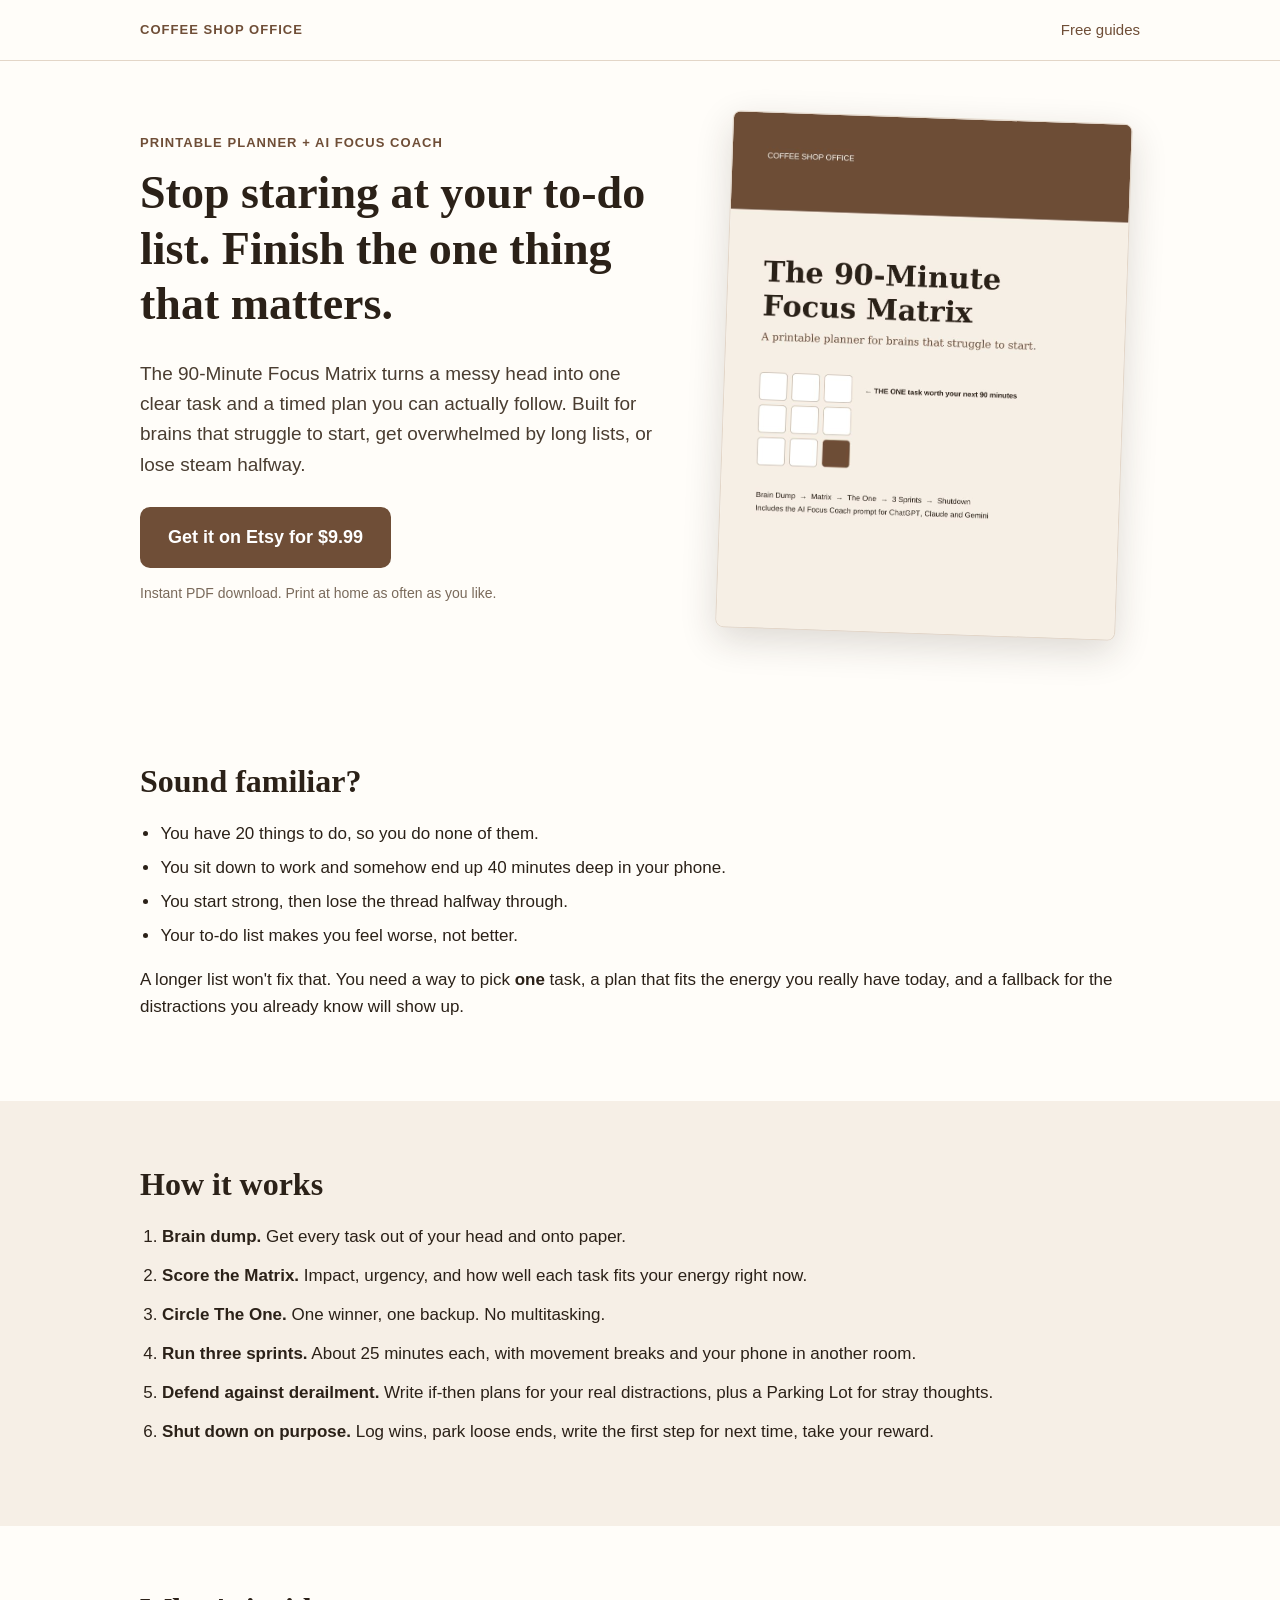
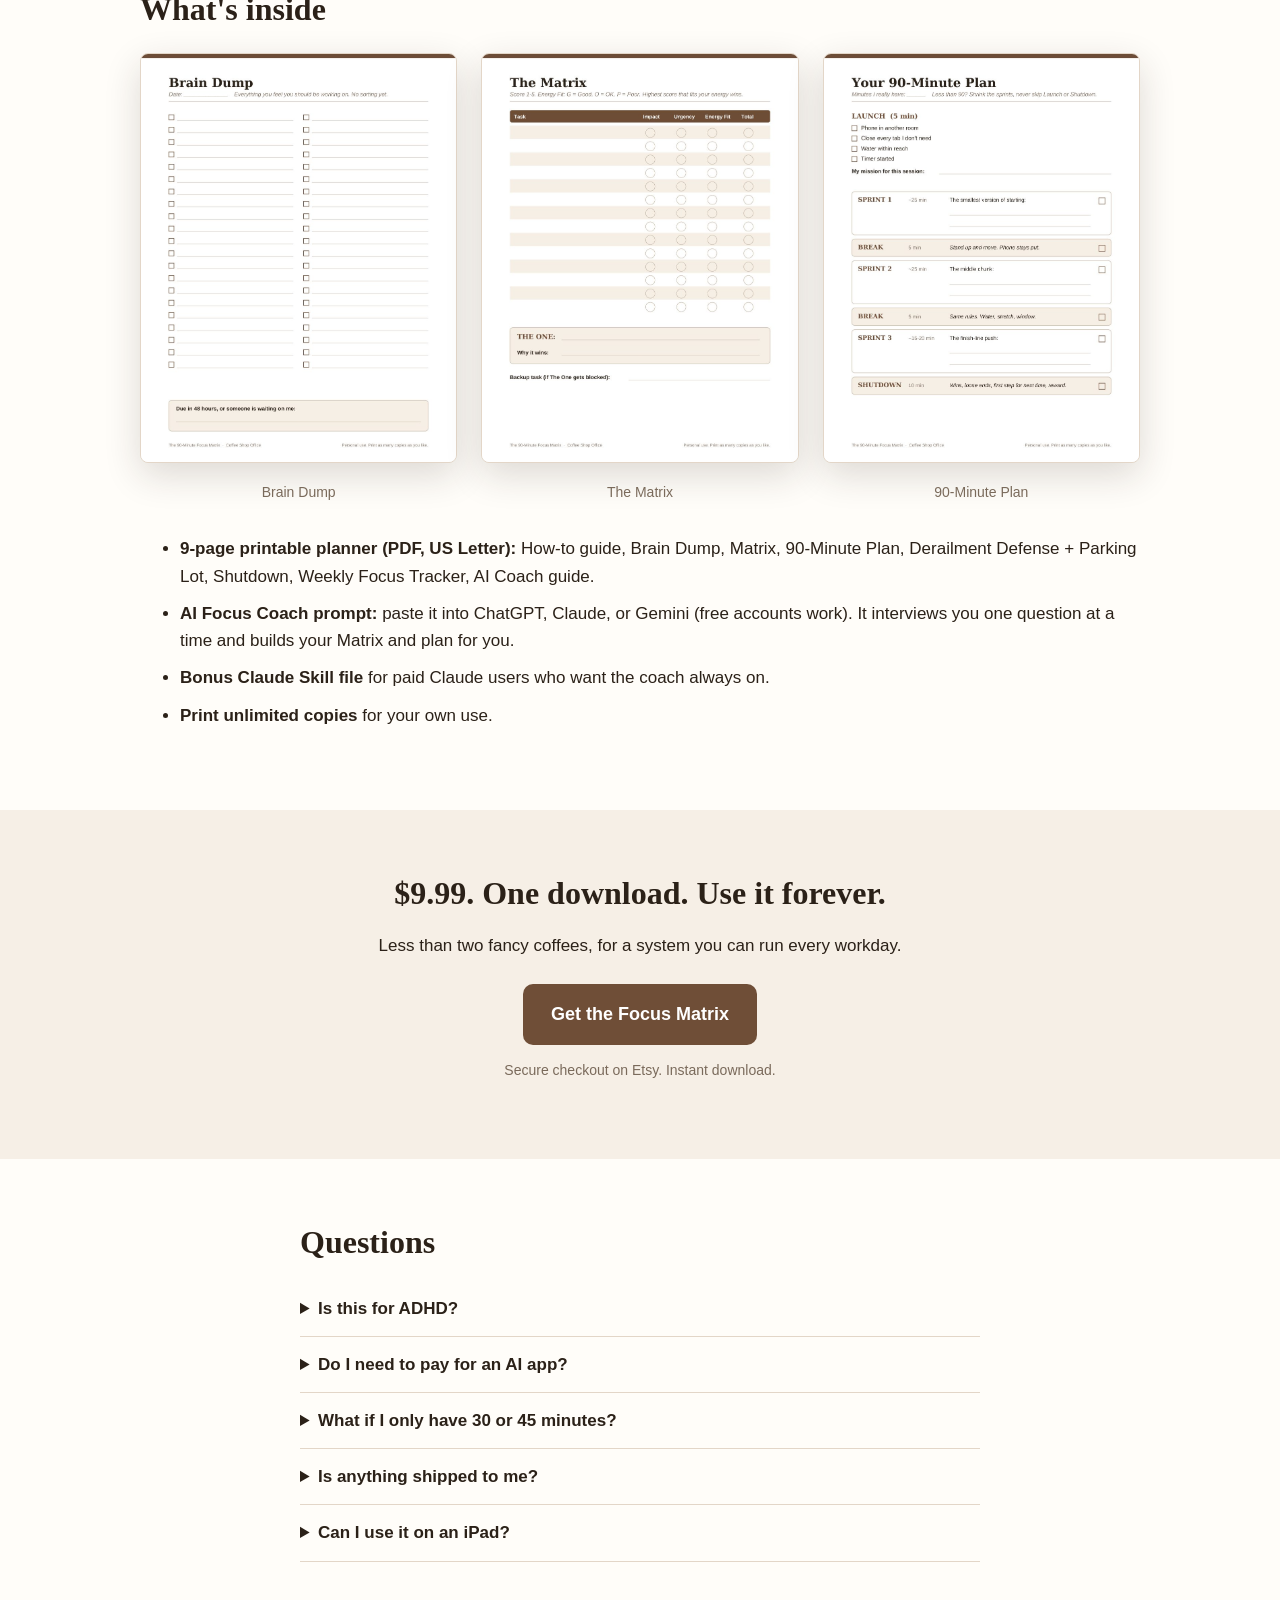
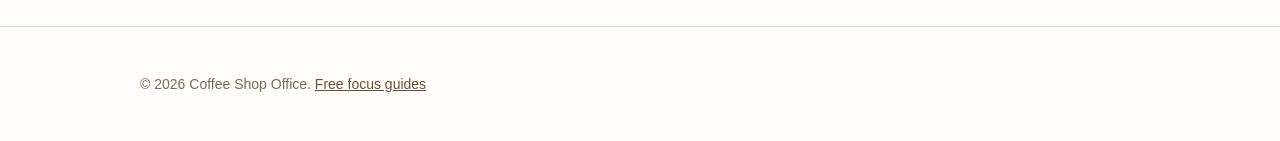
<file: site/index.html>
<!doctype html>
<html lang="en">
<head>
<meta charset="utf-8">
<meta name="viewport" content="width=device-width, initial-scale=1">
<title>The 90-Minute Focus Matrix | Printable Focus Planner + AI Coach</title>
<meta name="description" content="A printable brain dump, priority matrix and 90-minute session planner for brains that struggle to start. Includes an AI Focus Coach prompt for ChatGPT, Claude and Gemini. Instant download.">
<meta property="og:title" content="The 90-Minute Focus Matrix">
<meta property="og:description" content="Pick the ONE task worth your next 90 minutes, then actually finish it. Printable planner + AI coach.">
<meta property="og:image" content="img/cover.jpg">
<link rel="icon" href="data:image/svg+xml,<svg xmlns='http://www.w3.org/2000/svg' viewBox='0 0 100 100'><rect width='100' height='100' rx='20' fill='%236F4E37'/><rect x='58' y='20' width='22' height='22' rx='4' fill='%23F6EFE6'/></svg>">
<link rel="stylesheet" href="style.css">
<script type="application/ld+json">
{"@context":"https://schema.org","@type":"Product","name":"The 90-Minute Focus Matrix","description":"Printable focus planner (9 pages) plus AI Focus Coach prompt.","brand":{"@type":"Brand","name":"Coffee Shop Office"},"offers":{"@type":"Offer","price":"9.99","priceCurrency":"USD","availability":"https://schema.org/InStock"}}
</script>
</head>
<body>
<header class="top"><div class="wrap"><span class="brand">Coffee Shop Office</span><a class="navlink" href="blog/">Free guides</a></div></header>

<section class="hero"><div class="wrap grid2">
  <div>
    <p class="eyebrow">Printable planner + AI focus coach</p>
    <h1>Stop staring at your to-do list. Finish the one thing that matters.</h1>
    <p class="lead">The 90-Minute Focus Matrix turns a messy head into one clear task and a timed plan you can actually follow. Built for brains that struggle to start, get overwhelmed by long lists, or lose steam halfway.</p>
    <a class="buy" data-buy href="#">Get it on Etsy for $9.99</a>
    <p class="small">Instant PDF download. Print at home as often as you like.</p>
  </div>
  <img class="shot tilt" src="img/cover.jpg" alt="Cover of The 90-Minute Focus Matrix planner" width="935" height="1210">
</div></section>

<section><div class="wrap">
  <h2>Sound familiar?</h2>
  <ul class="pain">
    <li>You have 20 things to do, so you do none of them.</li>
    <li>You sit down to work and somehow end up 40 minutes deep in your phone.</li>
    <li>You start strong, then lose the thread halfway through.</li>
    <li>Your to-do list makes you feel worse, not better.</li>
  </ul>
  <p>A longer list won't fix that. You need a way to pick <strong>one</strong> task, a plan that fits the energy you really have today, and a fallback for the distractions you already know will show up.</p>
</div></section>

<section class="alt"><div class="wrap">
  <h2>How it works</h2>
  <ol class="steps">
    <li><b>Brain dump.</b> Get every task out of your head and onto paper.</li>
    <li><b>Score the Matrix.</b> Impact, urgency, and how well each task fits your energy right now.</li>
    <li><b>Circle The One.</b> One winner, one backup. No multitasking.</li>
    <li><b>Run three sprints.</b> About 25 minutes each, with movement breaks and your phone in another room.</li>
    <li><b>Defend against derailment.</b> Write if-then plans for your real distractions, plus a Parking Lot for stray thoughts.</li>
    <li><b>Shut down on purpose.</b> Log wins, park loose ends, write the first step for next time, take your reward.</li>
  </ol>
</div></section>

<section><div class="wrap">
  <h2>What's inside</h2>
  <div class="cards">
    <figure><img class="shot" src="img/braindump.jpg" alt="Brain Dump page" loading="lazy" width="935" height="1210"><figcaption>Brain Dump</figcaption></figure>
    <figure><img class="shot" src="img/matrix.jpg" alt="Focus Matrix scoring page" loading="lazy" width="935" height="1210"><figcaption>The Matrix</figcaption></figure>
    <figure><img class="shot" src="img/plan.jpg" alt="90-minute sprint plan page" loading="lazy" width="935" height="1210"><figcaption>90-Minute Plan</figcaption></figure>
  </div>
  <ul class="inside">
    <li><b>9-page printable planner (PDF, US Letter):</b> How-to guide, Brain Dump, Matrix, 90-Minute Plan, Derailment Defense + Parking Lot, Shutdown, Weekly Focus Tracker, AI Coach guide.</li>
    <li><b>AI Focus Coach prompt:</b> paste it into ChatGPT, Claude, or Gemini (free accounts work). It interviews you one question at a time and builds your Matrix and plan for you.</li>
    <li><b>Bonus Claude Skill file</b> for paid Claude users who want the coach always on.</li>
    <li><b>Print unlimited copies</b> for your own use.</li>
  </ul>
</div></section>

<section class="alt"><div class="wrap narrow center">
  <h2>$9.99. One download. Use it forever.</h2>
  <p>Less than two fancy coffees, for a system you can run every workday.</p>
  <a class="buy" data-buy href="#">Get the Focus Matrix</a>
  <p class="small">Secure checkout on Etsy. Instant download.</p>
</div></section>

<section><div class="wrap narrow">
  <h2>Questions</h2>
  <details><summary>Is this for ADHD?</summary><p>It was designed with ADHD-style focus problems in mind: trouble starting, overwhelm from long lists, losing steam midway. Plenty of people without a diagnosis use it too. It's a planning tool, not medical advice or treatment.</p></details>
  <details><summary>Do I need to pay for an AI app?</summary><p>No. The AI Focus Coach prompt works in the free versions of ChatGPT, Claude, and Gemini. The paper planner works fine without any AI at all.</p></details>
  <details><summary>What if I only have 30 or 45 minutes?</summary><p>Shrink the sprints. Keep the 5-minute launch and the shutdown, and cut the middle to fit. The AI coach does this math for you.</p></details>
  <details><summary>Is anything shipped to me?</summary><p>No. It's a digital download you get right after checkout. Print it at home or at any print shop.</p></details>
  <details><summary>Can I use it on an iPad?</summary><p>Yes. Open the PDF in GoodNotes, Notability, or any PDF app that lets you write on pages.</p></details>
</div></section>

<footer><div class="wrap">
  <p>&copy; <span id="yr"></span> Coffee Shop Office. <a href="blog/">Free focus guides</a></p>
</div></footer>
<script src="buy.js"></script>
<script>document.getElementById('yr').textContent=new Date().getFullYear()</script>
</body>
</html>
</file>
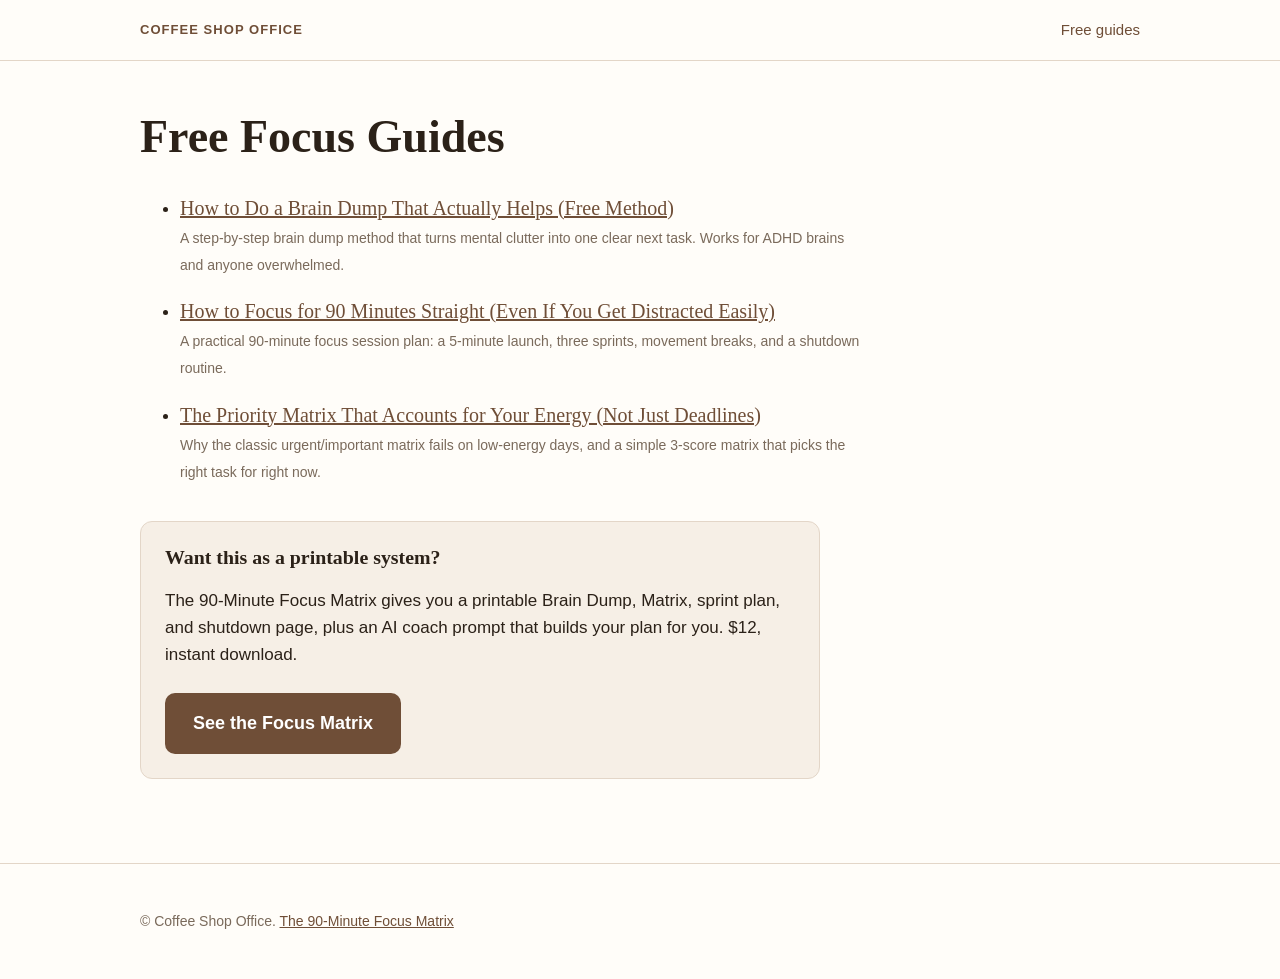
<file: site/blog/index.html>
<!doctype html>
<html lang="en">
<head>
<meta charset="utf-8">
<meta name="viewport" content="width=device-width, initial-scale=1">
<title>Free Focus Guides | Coffee Shop Office</title>
<meta name="description" content="Free, practical guides on brain dumps, priority matrices, and focus sessions for easily distracted brains.">
<link rel="stylesheet" href="../style.css">
</head>
<body>
<header class="top"><div class="wrap"><a class="brand" href="../" style="text-decoration:none">Coffee Shop Office</a><a class="navlink" href="../blog/">Free guides</a></div></header>
<article><div class="wrap">
<h1>Free Focus Guides</h1>
<ul class="postlist"><li><a href="brain-dump-template/">How to Do a Brain Dump That Actually Helps (Free Method)</a><br><span class="small">A step-by-step brain dump method that turns mental clutter into one clear next task. Works for ADHD brains and anyone overwhelmed.</span></li>
<li><a href="how-to-focus-for-90-minutes/">How to Focus for 90 Minutes Straight (Even If You Get Distracted Easily)</a><br><span class="small">A practical 90-minute focus session plan: a 5-minute launch, three sprints, movement breaks, and a shutdown routine.</span></li>
<li><a href="priority-matrix-printable/">The Priority Matrix That Accounts for Your Energy (Not Just Deadlines)</a><br><span class="small">Why the classic urgent/important matrix fails on low-energy days, and a simple 3-score matrix that picks the right task for right now.</span></li></ul>
<div class="cta-box">
<h3>Want this as a printable system?</h3>
<p>The 90-Minute Focus Matrix gives you a printable Brain Dump, Matrix, sprint plan, and shutdown page, plus an AI coach prompt that builds your plan for you. $12, instant download.</p>
<a class="buy" href="../">See the Focus Matrix</a>
</div>
</div></article>
<footer><div class="wrap"><p>&copy; Coffee Shop Office. <a href="../">The 90-Minute Focus Matrix</a></p></div></footer>
</body>
</html>
</file>
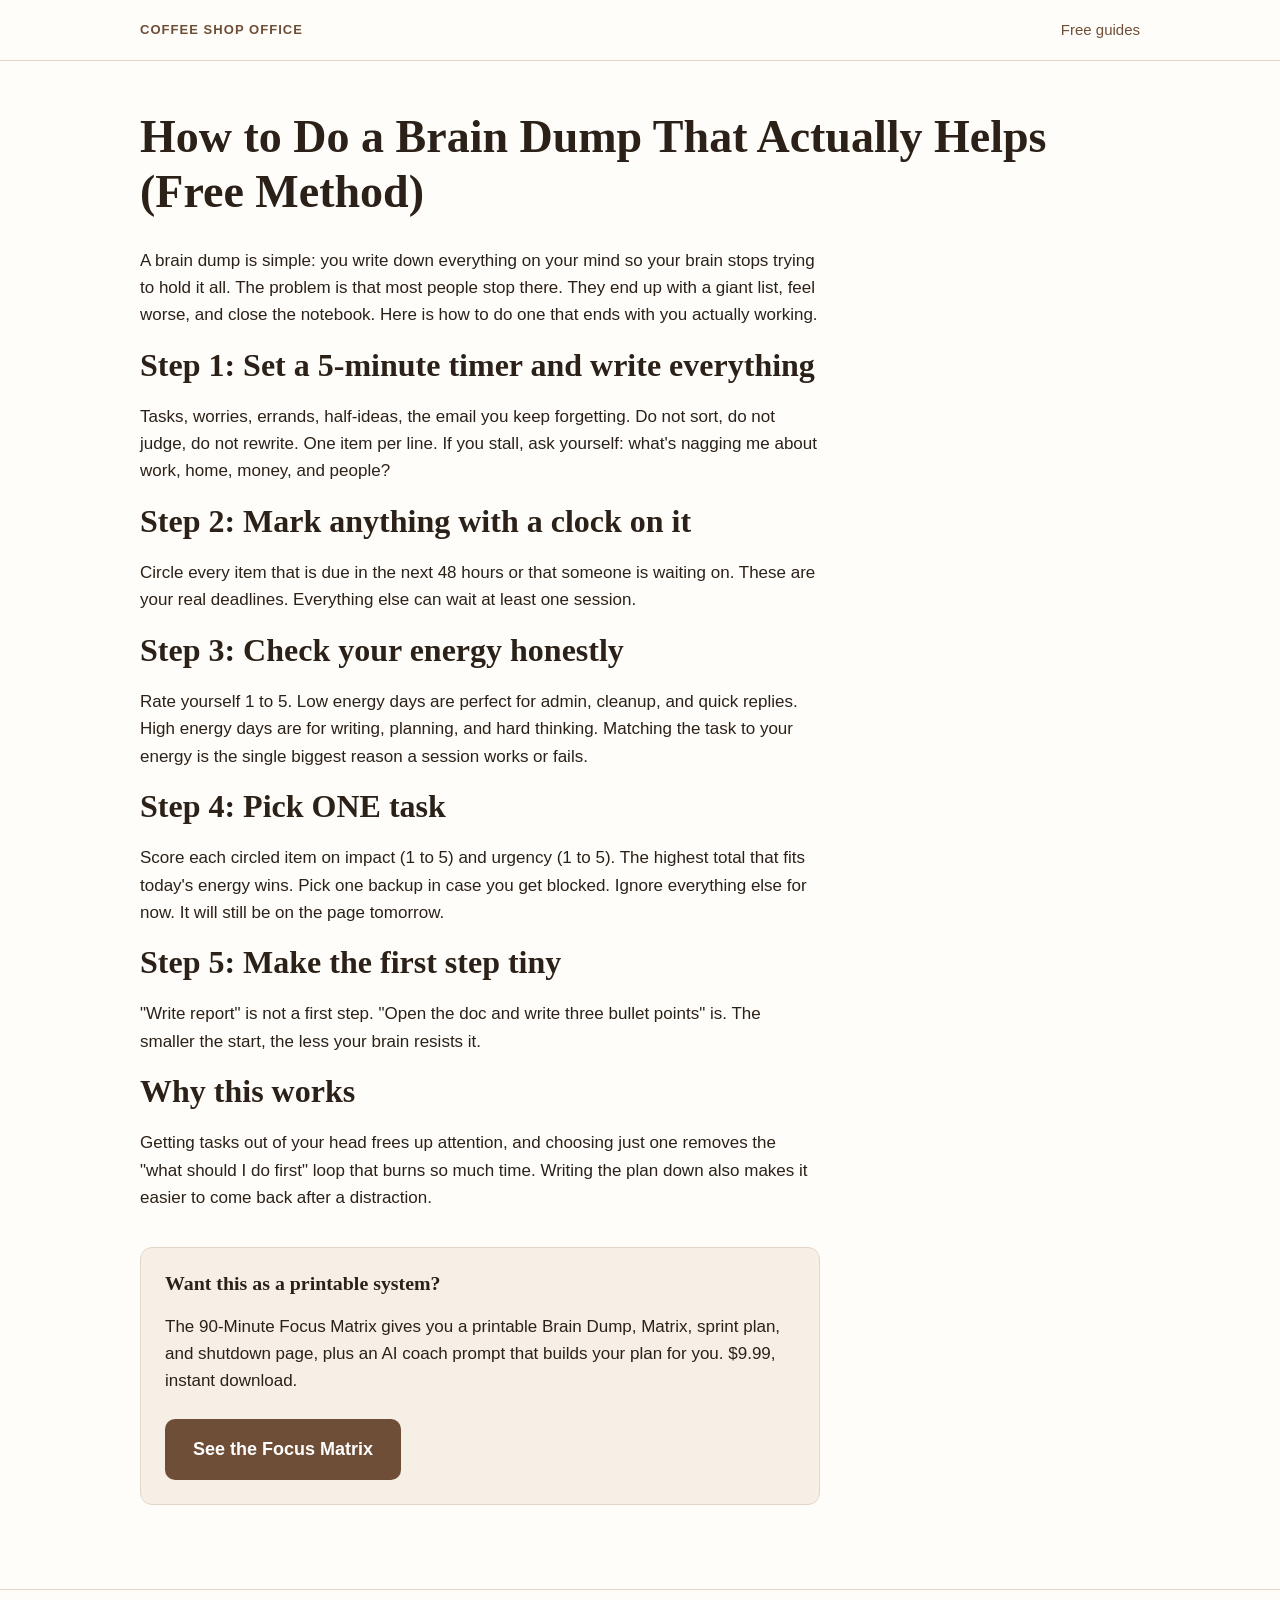
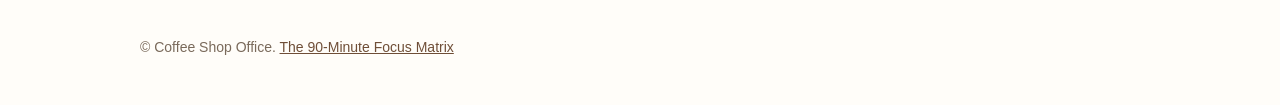
<file: site/blog/brain-dump-template/index.html>
<!doctype html>
<html lang="en">
<head>
<meta charset="utf-8">
<meta name="viewport" content="width=device-width, initial-scale=1">
<title>How to Do a Brain Dump That Actually Helps (Free Method) | Coffee Shop Office</title>
<meta name="description" content="A step-by-step brain dump method that turns mental clutter into one clear next task. Works for ADHD brains and anyone overwhelmed.">
<link rel="stylesheet" href="../../style.css">
</head>
<body>
<header class="top"><div class="wrap"><a class="brand" href="../../" style="text-decoration:none">Coffee Shop Office</a><a class="navlink" href="../../blog/">Free guides</a></div></header>
<article><div class="wrap">
<h1>How to Do a Brain Dump That Actually Helps (Free Method)</h1>
<p>A brain dump is simple: you write down everything on your mind so your brain stops trying to hold it all. The problem is that most people stop there. They end up with a giant list, feel worse, and close the notebook. Here is how to do one that ends with you actually working.</p>
<h2>Step 1: Set a 5-minute timer and write everything</h2>
<p>Tasks, worries, errands, half-ideas, the email you keep forgetting. Do not sort, do not judge, do not rewrite. One item per line. If you stall, ask yourself: what's nagging me about work, home, money, and people?</p>
<h2>Step 2: Mark anything with a clock on it</h2>
<p>Circle every item that is due in the next 48 hours or that someone is waiting on. These are your real deadlines. Everything else can wait at least one session.</p>
<h2>Step 3: Check your energy honestly</h2>
<p>Rate yourself 1 to 5. Low energy days are perfect for admin, cleanup, and quick replies. High energy days are for writing, planning, and hard thinking. Matching the task to your energy is the single biggest reason a session works or fails.</p>
<h2>Step 4: Pick ONE task</h2>
<p>Score each circled item on impact (1 to 5) and urgency (1 to 5). The highest total that fits today's energy wins. Pick one backup in case you get blocked. Ignore everything else for now. It will still be on the page tomorrow.</p>
<h2>Step 5: Make the first step tiny</h2>
<p>"Write report" is not a first step. "Open the doc and write three bullet points" is. The smaller the start, the less your brain resists it.</p>
<h2>Why this works</h2>
<p>Getting tasks out of your head frees up attention, and choosing just one removes the "what should I do first" loop that burns so much time. Writing the plan down also makes it easier to come back after a distraction.</p>
<div class="cta-box">
<h3>Want this as a printable system?</h3>
<p>The 90-Minute Focus Matrix gives you a printable Brain Dump, Matrix, sprint plan, and shutdown page, plus an AI coach prompt that builds your plan for you. $9.99, instant download.</p>
<a class="buy" href="../../">See the Focus Matrix</a>
</div>
</div></article>
<footer><div class="wrap"><p>&copy; Coffee Shop Office. <a href="../../">The 90-Minute Focus Matrix</a></p></div></footer>
</body>
</html>
</file>
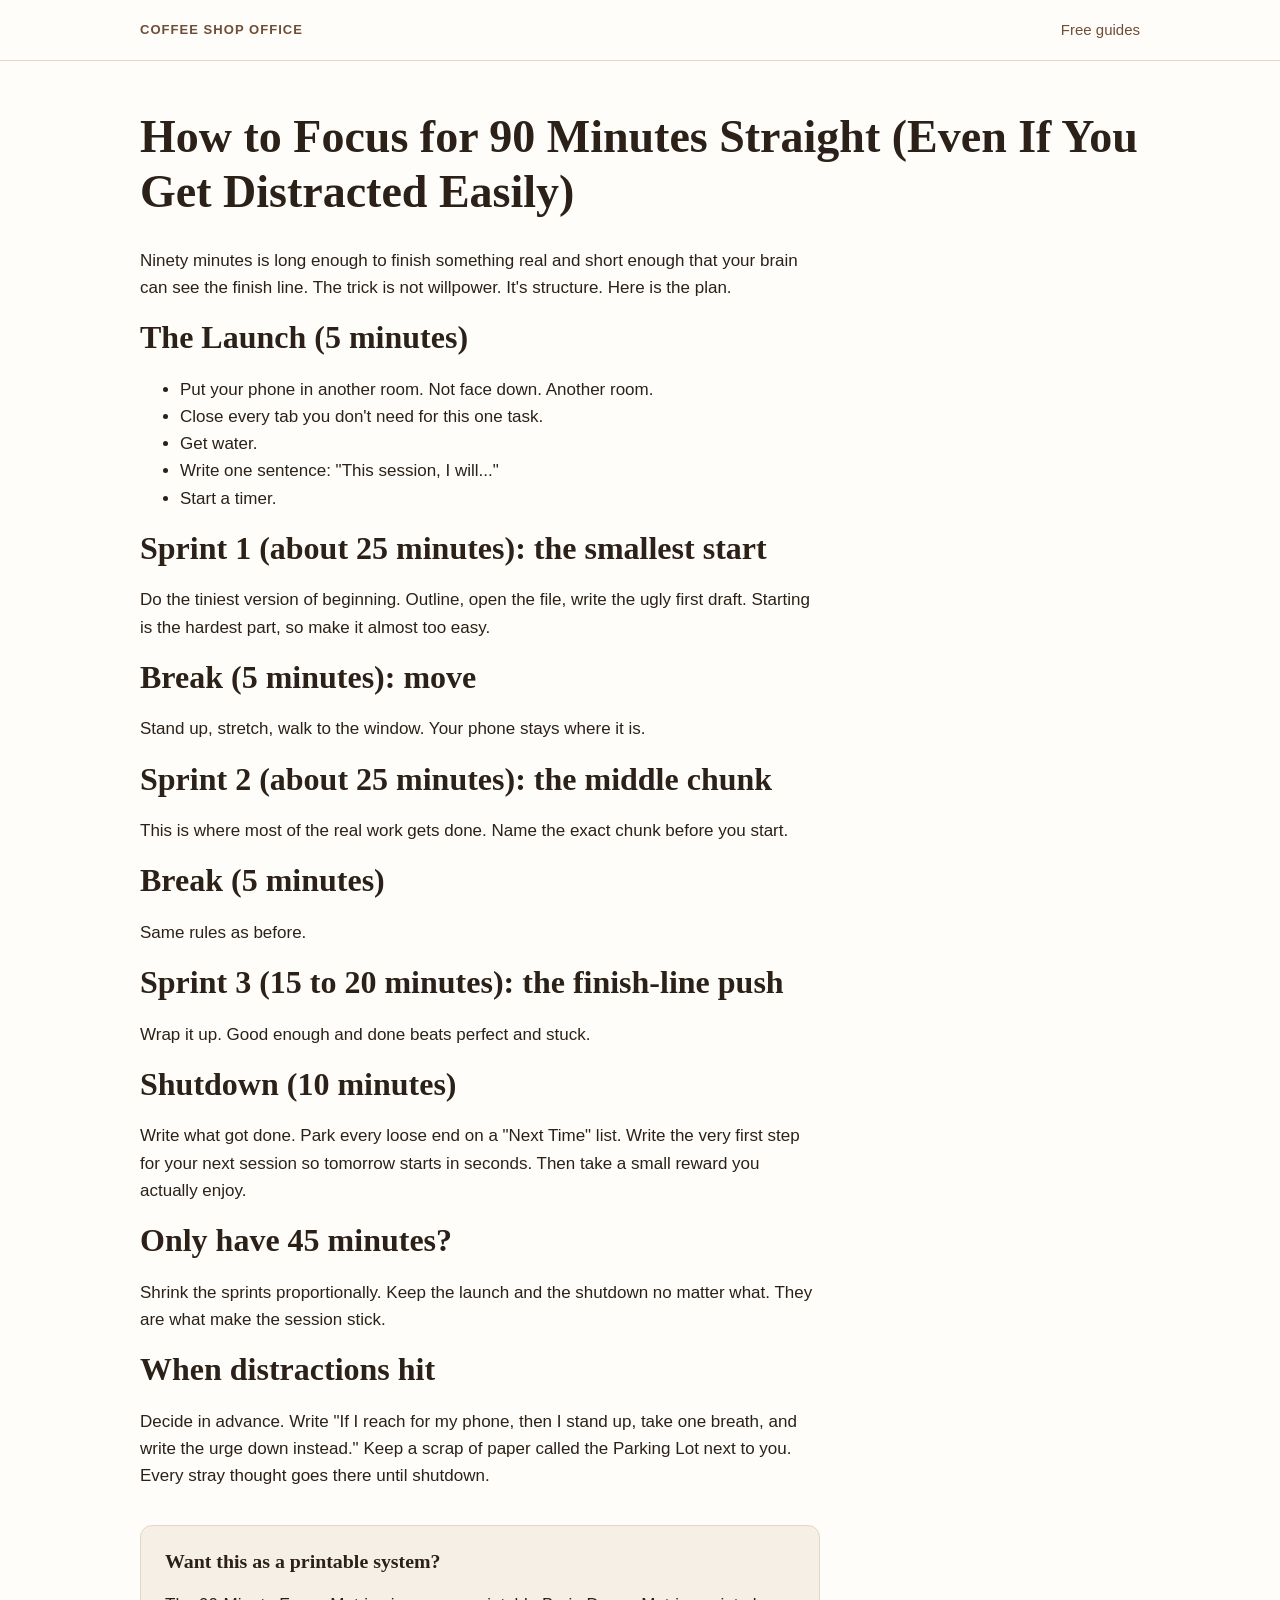
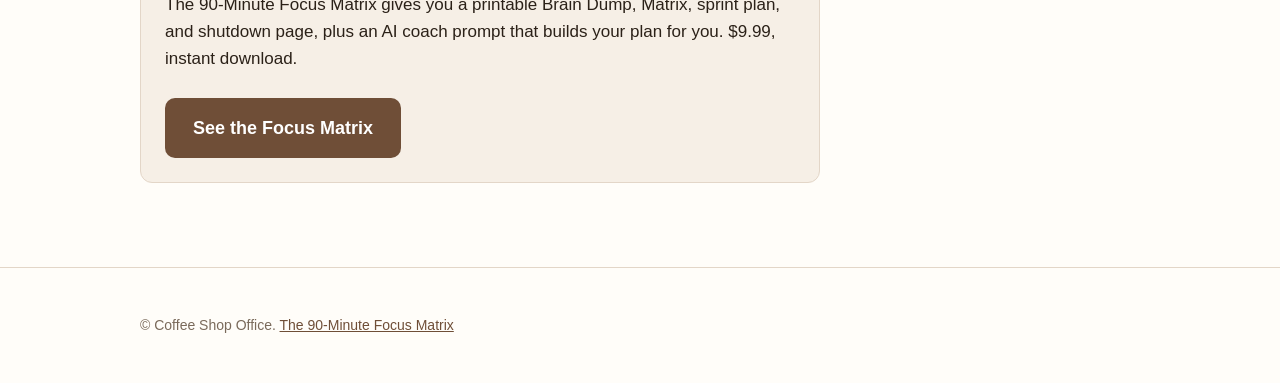
<file: site/blog/how-to-focus-for-90-minutes/index.html>
<!doctype html>
<html lang="en">
<head>
<meta charset="utf-8">
<meta name="viewport" content="width=device-width, initial-scale=1">
<title>How to Focus for 90 Minutes Straight (Even If You Get Distracted Easily) | Coffee Shop Office</title>
<meta name="description" content="A practical 90-minute focus session plan: a 5-minute launch, three sprints, movement breaks, and a shutdown routine.">
<link rel="stylesheet" href="../../style.css">
</head>
<body>
<header class="top"><div class="wrap"><a class="brand" href="../../" style="text-decoration:none">Coffee Shop Office</a><a class="navlink" href="../../blog/">Free guides</a></div></header>
<article><div class="wrap">
<h1>How to Focus for 90 Minutes Straight (Even If You Get Distracted Easily)</h1>
<p>Ninety minutes is long enough to finish something real and short enough that your brain can see the finish line. The trick is not willpower. It's structure. Here is the plan.</p>
<h2>The Launch (5 minutes)</h2>
<ul><li>Put your phone in another room. Not face down. Another room.</li><li>Close every tab you don't need for this one task.</li><li>Get water.</li><li>Write one sentence: "This session, I will..."</li><li>Start a timer.</li></ul>
<h2>Sprint 1 (about 25 minutes): the smallest start</h2>
<p>Do the tiniest version of beginning. Outline, open the file, write the ugly first draft. Starting is the hardest part, so make it almost too easy.</p>
<h2>Break (5 minutes): move</h2>
<p>Stand up, stretch, walk to the window. Your phone stays where it is.</p>
<h2>Sprint 2 (about 25 minutes): the middle chunk</h2>
<p>This is where most of the real work gets done. Name the exact chunk before you start.</p>
<h2>Break (5 minutes)</h2>
<p>Same rules as before.</p>
<h2>Sprint 3 (15 to 20 minutes): the finish-line push</h2>
<p>Wrap it up. Good enough and done beats perfect and stuck.</p>
<h2>Shutdown (10 minutes)</h2>
<p>Write what got done. Park every loose end on a "Next Time" list. Write the very first step for your next session so tomorrow starts in seconds. Then take a small reward you actually enjoy.</p>
<h2>Only have 45 minutes?</h2>
<p>Shrink the sprints proportionally. Keep the launch and the shutdown no matter what. They are what make the session stick.</p>
<h2>When distractions hit</h2>
<p>Decide in advance. Write "If I reach for my phone, then I stand up, take one breath, and write the urge down instead." Keep a scrap of paper called the Parking Lot next to you. Every stray thought goes there until shutdown.</p>
<div class="cta-box">
<h3>Want this as a printable system?</h3>
<p>The 90-Minute Focus Matrix gives you a printable Brain Dump, Matrix, sprint plan, and shutdown page, plus an AI coach prompt that builds your plan for you. $9.99, instant download.</p>
<a class="buy" href="../../">See the Focus Matrix</a>
</div>
</div></article>
<footer><div class="wrap"><p>&copy; Coffee Shop Office. <a href="../../">The 90-Minute Focus Matrix</a></p></div></footer>
</body>
</html>
</file>
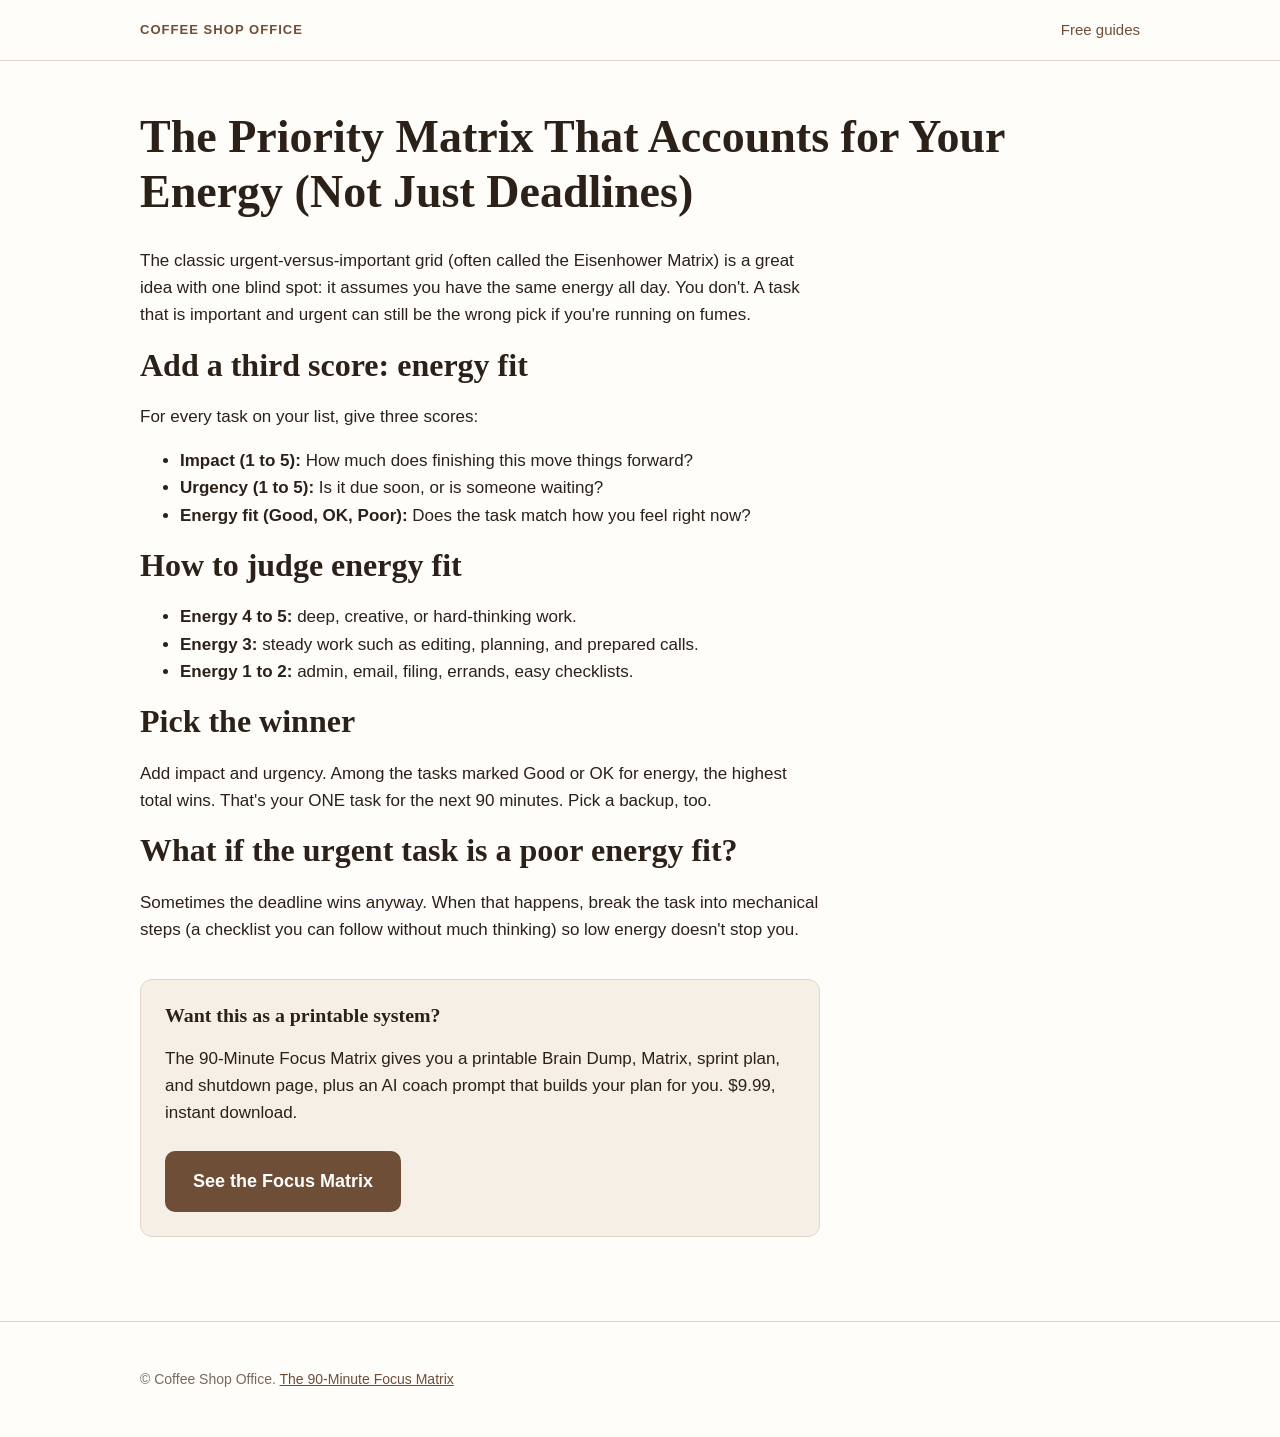
<file: site/blog/priority-matrix-printable/index.html>
<!doctype html>
<html lang="en">
<head>
<meta charset="utf-8">
<meta name="viewport" content="width=device-width, initial-scale=1">
<title>The Priority Matrix That Accounts for Your Energy (Not Just Deadlines) | Coffee Shop Office</title>
<meta name="description" content="Why the classic urgent/important matrix fails on low-energy days, and a simple 3-score matrix that picks the right task for right now.">
<link rel="stylesheet" href="../../style.css">
</head>
<body>
<header class="top"><div class="wrap"><a class="brand" href="../../" style="text-decoration:none">Coffee Shop Office</a><a class="navlink" href="../../blog/">Free guides</a></div></header>
<article><div class="wrap">
<h1>The Priority Matrix That Accounts for Your Energy (Not Just Deadlines)</h1>
<p>The classic urgent-versus-important grid (often called the Eisenhower Matrix) is a great idea with one blind spot: it assumes you have the same energy all day. You don't. A task that is important and urgent can still be the wrong pick if you're running on fumes.</p>
<h2>Add a third score: energy fit</h2>
<p>For every task on your list, give three scores:</p>
<ul><li><b>Impact (1 to 5):</b> How much does finishing this move things forward?</li><li><b>Urgency (1 to 5):</b> Is it due soon, or is someone waiting?</li><li><b>Energy fit (Good, OK, Poor):</b> Does the task match how you feel right now?</li></ul>
<h2>How to judge energy fit</h2>
<ul><li><b>Energy 4 to 5:</b> deep, creative, or hard-thinking work.</li><li><b>Energy 3:</b> steady work such as editing, planning, and prepared calls.</li><li><b>Energy 1 to 2:</b> admin, email, filing, errands, easy checklists.</li></ul>
<h2>Pick the winner</h2>
<p>Add impact and urgency. Among the tasks marked Good or OK for energy, the highest total wins. That's your ONE task for the next 90 minutes. Pick a backup, too.</p>
<h2>What if the urgent task is a poor energy fit?</h2>
<p>Sometimes the deadline wins anyway. When that happens, break the task into mechanical steps (a checklist you can follow without much thinking) so low energy doesn't stop you.</p>
<div class="cta-box">
<h3>Want this as a printable system?</h3>
<p>The 90-Minute Focus Matrix gives you a printable Brain Dump, Matrix, sprint plan, and shutdown page, plus an AI coach prompt that builds your plan for you. $9.99, instant download.</p>
<a class="buy" href="../../">See the Focus Matrix</a>
</div>
</div></article>
<footer><div class="wrap"><p>&copy; Coffee Shop Office. <a href="../../">The 90-Minute Focus Matrix</a></p></div></footer>
</body>
</html>
</file>
<file: site/style.css>
:root{--ink:#2B2118;--coffee:#6F4E37;--cream:#F6EFE6;--line:#E3D6C8;--soft:#7A6A5B;--bg:#FFFDF9}
*{box-sizing:border-box}
body{margin:0;background:var(--bg);color:var(--ink);font:17px/1.6 -apple-system,BlinkMacSystemFont,"Segoe UI",Roboto,Helvetica,Arial,sans-serif}
h1,h2,h3{font-family:Georgia,"Times New Roman",serif;line-height:1.2;margin:0 0 .6em}
h1{font-size:clamp(30px,5vw,46px)}
h2{font-size:clamp(24px,3.5vw,32px)}
a{color:var(--coffee)}
.wrap{max-width:1040px;margin:0 auto;padding:0 20px}
.narrow{max-width:720px}
.center{text-align:center}
.top{border-bottom:1px solid var(--line);background:var(--bg)}
.top .wrap{display:flex;justify-content:space-between;align-items:center;height:60px}
.brand{font-weight:700;letter-spacing:.08em;text-transform:uppercase;font-size:13px;color:var(--coffee)}
.navlink{font-size:15px;text-decoration:none}
section{padding:64px 0}
.alt{background:var(--cream)}
.hero{padding:56px 0 64px}
.grid2{display:grid;grid-template-columns:1.2fr 1fr;gap:48px;align-items:center}
.eyebrow{color:var(--coffee);font-weight:600;text-transform:uppercase;letter-spacing:.08em;font-size:13px;margin:0 0 12px}
.lead{font-size:19px;color:#4a3d31}
.buy{display:inline-block;background:var(--coffee);color:#fff;text-decoration:none;font-weight:700;padding:16px 28px;border-radius:10px;font-size:18px;margin-top:8px;transition:transform .15s,background .15s}
.buy:hover{background:#5a3e2b;transform:translateY(-1px)}
.buy.soon{background:#b9a898;cursor:default;transform:none}
.small{font-size:14px;color:var(--soft)}
.shot{width:100%;height:auto;border-radius:8px;box-shadow:0 12px 36px rgba(43,33,24,.16);border:1px solid var(--line);background:#fff}
.tilt{transform:rotate(2deg);max-width:400px;justify-self:center}
.pain{padding-left:1.2em}
.pain li{margin:.4em 0}
.steps{padding-left:1.3em}
.steps li{margin:.7em 0}
.cards{display:grid;grid-template-columns:repeat(3,1fr);gap:24px;margin:24px 0 32px}
figure{margin:0}
figcaption{text-align:center;font-size:14px;color:var(--soft);margin-top:10px}
.inside li{margin:.6em 0}
details{border-bottom:1px solid var(--line);padding:14px 0}
summary{font-weight:700;cursor:pointer}
footer{padding:32px 0;border-top:1px solid var(--line);font-size:14px;color:var(--soft)}
article{padding:48px 0}
article p,article li{max-width:680px}
.cta-box{background:var(--cream);border:1px solid var(--line);border-radius:12px;padding:24px;margin:36px 0;max-width:680px}
.postlist a{font-size:20px;font-family:Georgia,serif}
.postlist li{margin:1em 0}
@media (max-width:760px){
  .grid2{grid-template-columns:1fr}
  .tilt{transform:none;max-width:300px}
  .cards{grid-template-columns:1fr;max-width:320px;margin-left:auto;margin-right:auto}
  section{padding:44px 0}
  .wrap{padding:0 16px}
}
</file>
